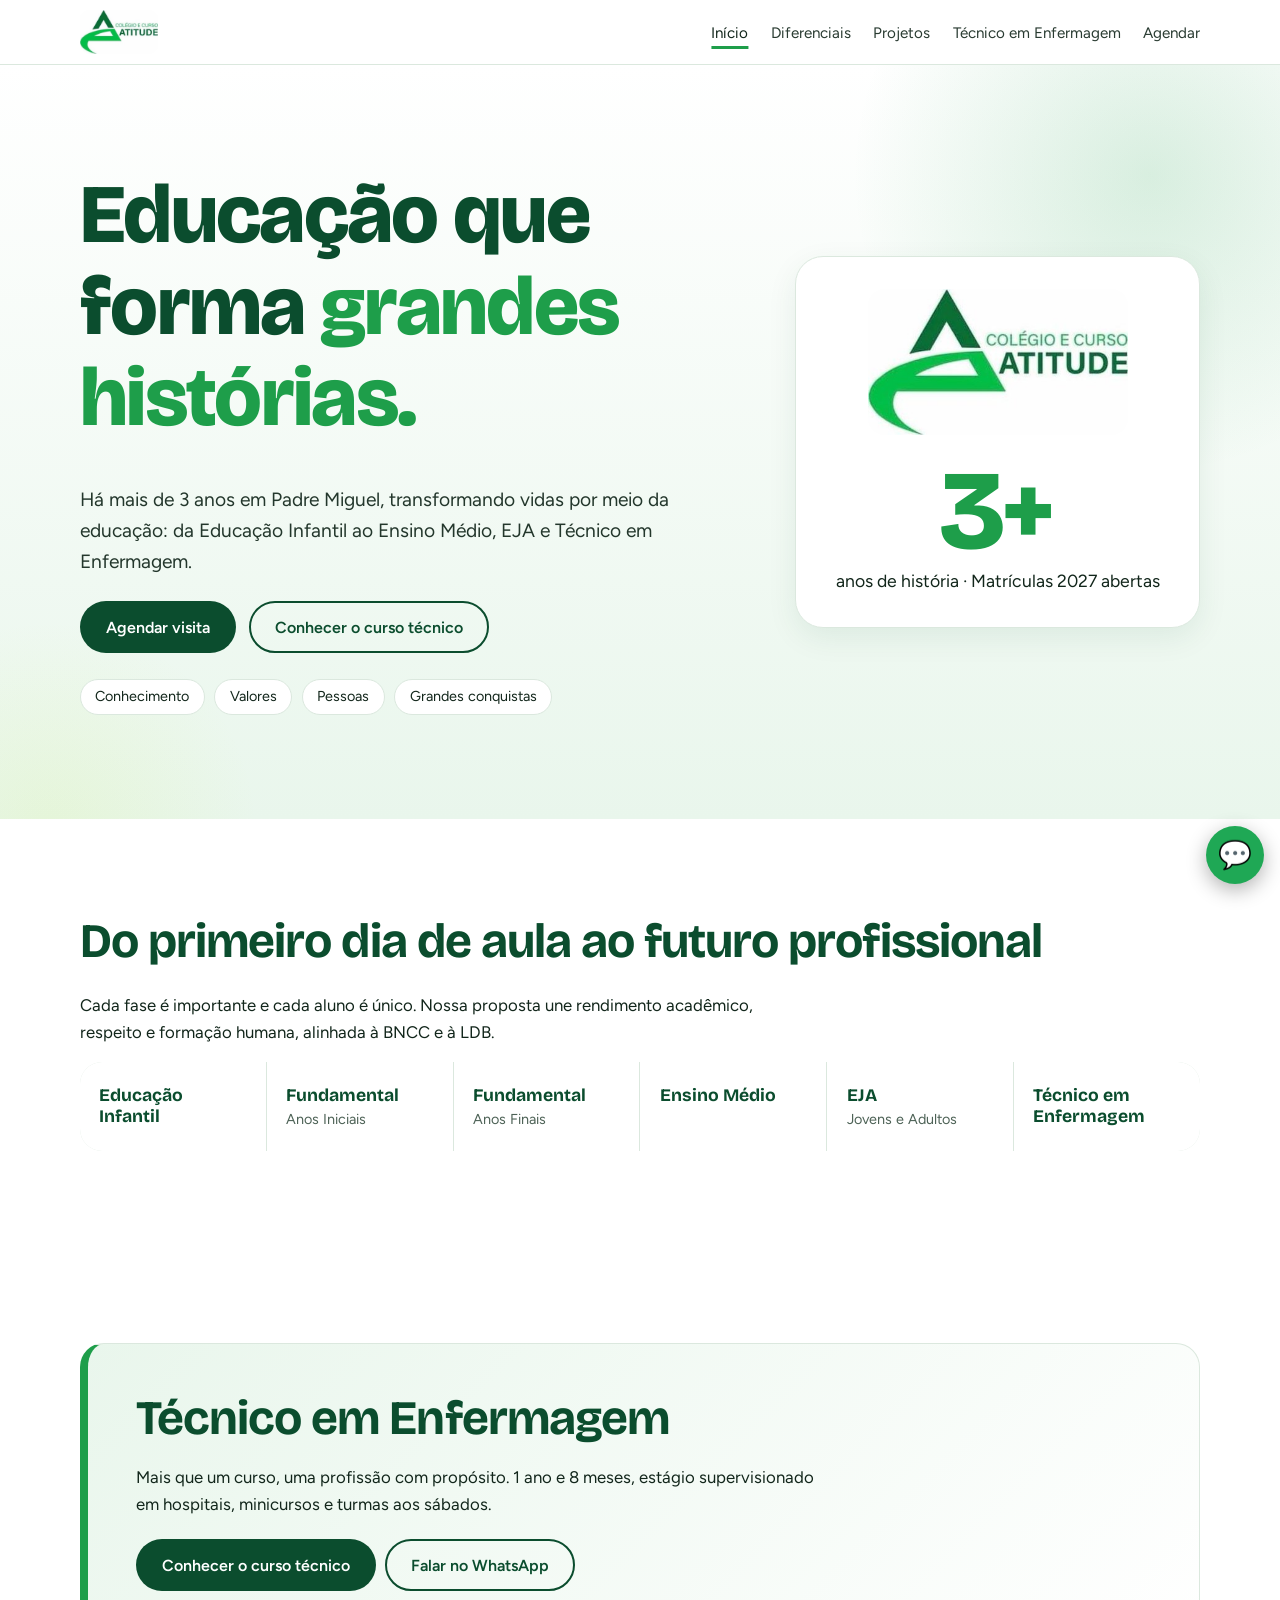
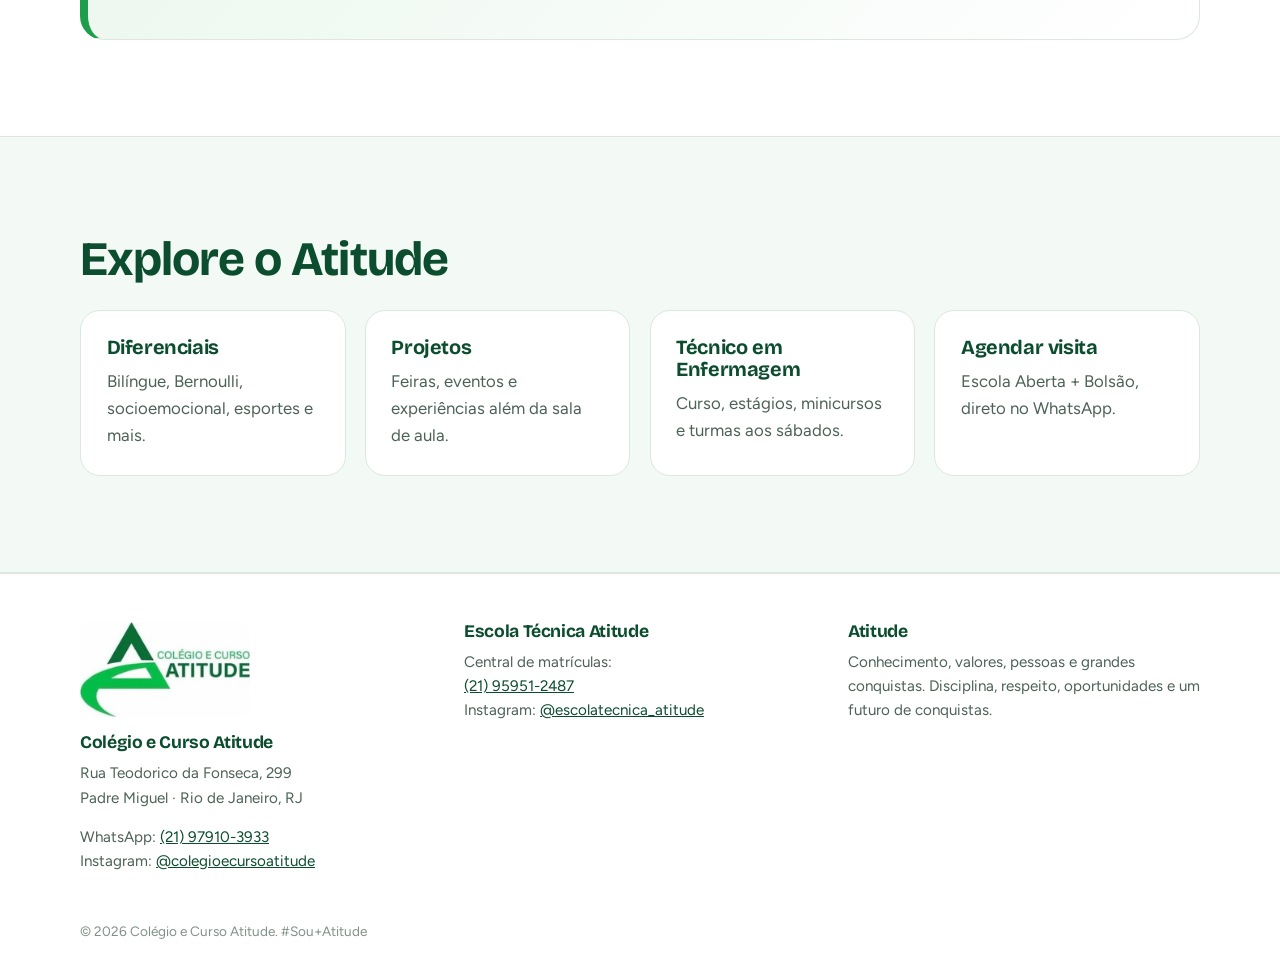
<file: index.html>
<!DOCTYPE html>
<html lang="pt-BR"><head><meta charset="utf-8"><meta name="viewport" content="width=device-width, initial-scale=1, viewport-fit=cover"><title>Início · Colégio e Curso Atitude</title><link rel="icon" href="logo.jpg"><link rel="preconnect" href="https://fonts.googleapis.com"><link href="https://fonts.googleapis.com/css2?family=Bricolage+Grotesque:wght@500;700;800&family=Figtree:wght@400;500;600&display=swap" rel="stylesheet"><link rel="stylesheet" href="style.css"></head>
<body data-unit="colegio">
<header>
<div class="wrap nav">
<a class="logo" href="index.html"><img src="logo.jpg" alt="Colégio e Curso Atitude" width="130" height="44"></a>
<button id="menu" aria-label="Abrir menu" aria-expanded="false">☰</button>
<nav><ul id="links">
<li><a class="on" href="index.html">Início</a></li>
<li><a href="diferenciais.html">Diferenciais</a></li>
<li><a href="projetos.html">Projetos</a></li>
<li><a href="tecnico.html">Técnico em Enfermagem</a></li>
<li><a href="agendar.html">Agendar</a></li>
</ul></nav>
</div>
</header>
<main>
<div class="hero">
<div class="wrap">
<div>
<h1>Educação que forma <em>grandes histórias.</em></h1>
<p>Há mais de 3 anos em Padre Miguel, transformando vidas por meio da educação: da Educação Infantil ao Ensino Médio, EJA e Técnico em Enfermagem.</p>
<div class="cta">
<a class="btn b-lime" href="agendar.html">Agendar visita</a>
<a class="btn b-out" href="tecnico.html">Conhecer o curso técnico</a>
</div>
<div class="tags"><span>Conhecimento</span><span>Valores</span><span>Pessoas</span><span>Grandes conquistas</span></div>
</div>
<div class="stamp"><img class="herologo" src="logo.jpg" alt="Colégio e Curso Atitude" width="260" height="90"><b>3+</b><span>anos de história · Matrículas 2027 abertas</span></div>
</div>
</div>

<section>
<div class="wrap">
<h2>Do primeiro dia de aula ao futuro profissional</h2>
<p>Cada fase é importante e cada aluno é único. Nossa proposta une rendimento acadêmico, respeito e formação humana, alinhada à BNCC e à LDB.</p>
<div class="seg" role="list">
<div role="listitem">Educação Infantil</div>
<div role="listitem">Fundamental<small>Anos Iniciais</small></div>
<div role="listitem">Fundamental<small>Anos Finais</small></div>
<div role="listitem">Ensino Médio</div>
<div role="listitem">EJA<small>Jovens e Adultos</small></div>
<div role="listitem">Técnico em Enfermagem</div>
</div>
</div>
</section>
<section><div class="wrap"><div class="banner"><div><h2>Técnico em Enfermagem</h2><p>Mais que um curso, uma profissão com propósito. 1 ano e 8 meses, estágio supervisionado em hospitais, minicursos e turmas aos sábados.</p><a class="btn b-lime" href="tecnico.html">Conhecer o curso técnico</a> <a class="btn b-out" href="agendar.html?unidade=tecnico">Falar no WhatsApp</a></div></div></div></section>
<section class="tint"><div class="wrap"><h2>Explore o Atitude</h2><div class="grid">
<a class="card tl" href="diferenciais.html"><h3>Diferenciais</h3><p>Bilíngue, Bernoulli, socioemocional, esportes e mais.</p></a>
<a class="card tl" href="projetos.html"><h3>Projetos</h3><p>Feiras, eventos e experiências além da sala de aula.</p></a>
<a class="card tl" href="tecnico.html"><h3>Técnico em Enfermagem</h3><p>Curso, estágios, minicursos e turmas aos sábados.</p></a>
<a class="card tl" href="agendar.html"><h3>Agendar visita</h3><p>Escola Aberta + Bolsão, direto no WhatsApp.</p></a>
</div></div></section></main>
<footer>
<div class="wrap fgrid">
<div><img class="flogo" src="logo.jpg" alt="Colégio e Curso Atitude" width="180" height="62"><h3>Colégio e Curso Atitude</h3>
<p>Rua Teodorico da Fonseca, 299<br>Padre Miguel · Rio de Janeiro, RJ</p>
<p>WhatsApp: <a href="https://wa.me/5521979103933">(21) 97910-3933</a><br>Instagram: <a href="https://instagram.com/colegioecursoatitude">@colegioecursoatitude</a></p></div>
<div><h3>Escola Técnica Atitude</h3>
<p>Central de matrículas:<br><a href="https://wa.me/5521959512487">(21) 95951-2487</a><br>Instagram: <a href="https://instagram.com/escolatecnica_atitude">@escolatecnica_atitude</a></p></div>
<div><h3>Atitude</h3><p>Conhecimento, valores, pessoas e grandes conquistas. Disciplina, respeito, oportunidades e um futuro de conquistas.</p></div>
</div>
<div class="wrap"><p style="margin:2rem 0 0;opacity:.7;font-size:.85rem">© 2026 Colégio e Curso Atitude. #Sou+Atitude</p></div>
</footer>
<a class="wa-fab" id="fab" href="https://wa.me/5521979103933" aria-label="Falar no WhatsApp">💬</a>
<script src="script.js"></script></body></html>
</file>
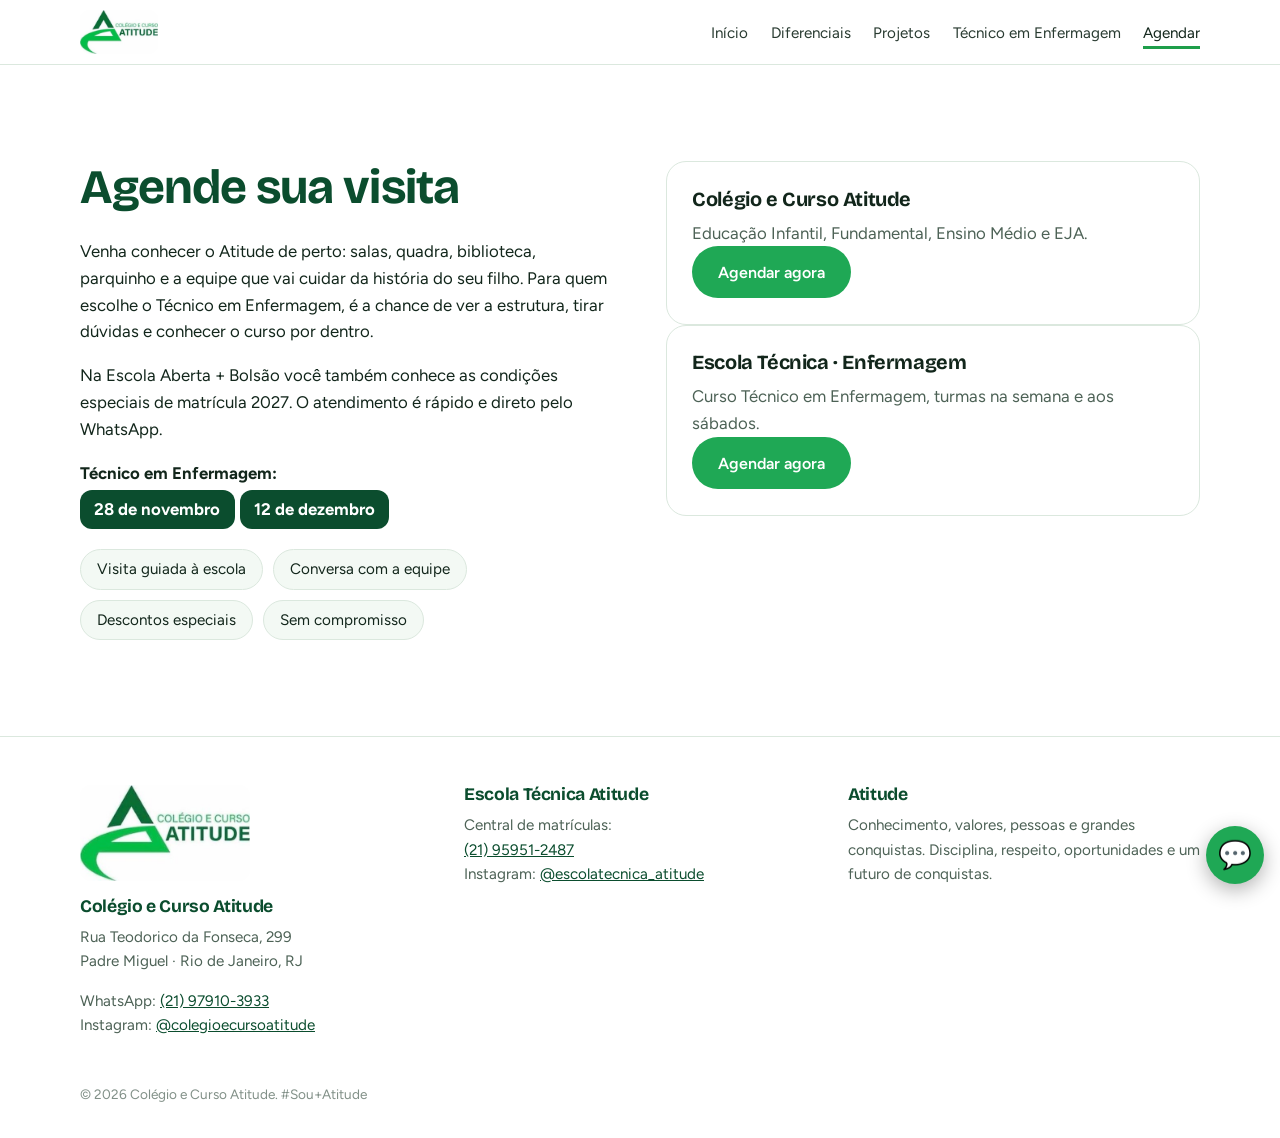
<file: agendar.html>
<!DOCTYPE html>
<html lang="pt-BR"><head><meta charset="utf-8"><meta name="viewport" content="width=device-width, initial-scale=1, viewport-fit=cover"><title>Agendar visita · Colégio e Curso Atitude</title><link rel="icon" href="logo.jpg"><link rel="preconnect" href="https://fonts.googleapis.com"><link href="https://fonts.googleapis.com/css2?family=Bricolage+Grotesque:wght@500;700;800&family=Figtree:wght@400;500;600&display=swap" rel="stylesheet"><link rel="stylesheet" href="style.css"></head>
<body data-unit="colegio">
<header>
<div class="wrap nav">
<a class="logo" href="index.html"><img src="logo.jpg" alt="Colégio e Curso Atitude" width="130" height="44"></a>
<button id="menu" aria-label="Abrir menu" aria-expanded="false">☰</button>
<nav><ul id="links">
<li><a href="index.html">Início</a></li>
<li><a href="diferenciais.html">Diferenciais</a></li>
<li><a href="projetos.html">Projetos</a></li>
<li><a href="tecnico.html">Técnico em Enfermagem</a></li>
<li><a class="on" href="agendar.html">Agendar</a></li>
</ul></nav>
</div>
</header>
<main>
<section>
<div class="wrap split">
<div>
<h2>Agende sua visita</h2>
<p>Venha conhecer o Atitude de perto: salas, quadra, biblioteca, parquinho e a equipe que vai cuidar da história do seu filho. Para quem escolhe o Técnico em Enfermagem, é a chance de ver a estrutura, tirar dúvidas e conhecer o curso por dentro.</p>
<p>Na Escola Aberta + Bolsão você também conhece as condições especiais de matrícula 2027. O atendimento é rápido e direto pelo WhatsApp.</p>
<p><strong>Técnico em Enfermagem:</strong><br><span class="date">28 de novembro</span><span class="date">12 de dezembro</span></p>
<ul class="chips"><li>Visita guiada à escola</li><li>Conversa com a equipe</li><li>Descontos especiais</li><li>Sem compromisso</li></ul>
</div>
<div class="agcards">
<article class="card"><h3>Colégio e Curso Atitude</h3><p>Educação Infantil, Fundamental, Ensino Médio e EJA.</p><a class="btn b-wa" href="https://wa.me/5521979103933?text=Ol%C3%A1!%20Quero%20agendar%20uma%20visita%20ao%20Atitude." target="_blank" rel="noopener">Agendar agora</a></article>
<article class="card"><h3>Escola Técnica · Enfermagem</h3><p>Curso Técnico em Enfermagem, turmas na semana e aos sábados.</p><a class="btn b-wa" href="https://wa.me/5521959512487?text=Ol%C3%A1!%20Quero%20agendar%20uma%20visita%20ao%20Atitude." target="_blank" rel="noopener">Agendar agora</a></article>
</div>
</div>
</section></main>
<footer>
<div class="wrap fgrid">
<div><img class="flogo" src="logo.jpg" alt="Colégio e Curso Atitude" width="180" height="62"><h3>Colégio e Curso Atitude</h3>
<p>Rua Teodorico da Fonseca, 299<br>Padre Miguel · Rio de Janeiro, RJ</p>
<p>WhatsApp: <a href="https://wa.me/5521979103933">(21) 97910-3933</a><br>Instagram: <a href="https://instagram.com/colegioecursoatitude">@colegioecursoatitude</a></p></div>
<div><h3>Escola Técnica Atitude</h3>
<p>Central de matrículas:<br><a href="https://wa.me/5521959512487">(21) 95951-2487</a><br>Instagram: <a href="https://instagram.com/escolatecnica_atitude">@escolatecnica_atitude</a></p></div>
<div><h3>Atitude</h3><p>Conhecimento, valores, pessoas e grandes conquistas. Disciplina, respeito, oportunidades e um futuro de conquistas.</p></div>
</div>
<div class="wrap"><p style="margin:2rem 0 0;opacity:.7;font-size:.85rem">© 2026 Colégio e Curso Atitude. #Sou+Atitude</p></div>
</footer>
<a class="wa-fab" id="fab" href="https://wa.me/5521979103933" aria-label="Falar no WhatsApp">💬</a>
<script src="script.js"></script></body></html>
</file>
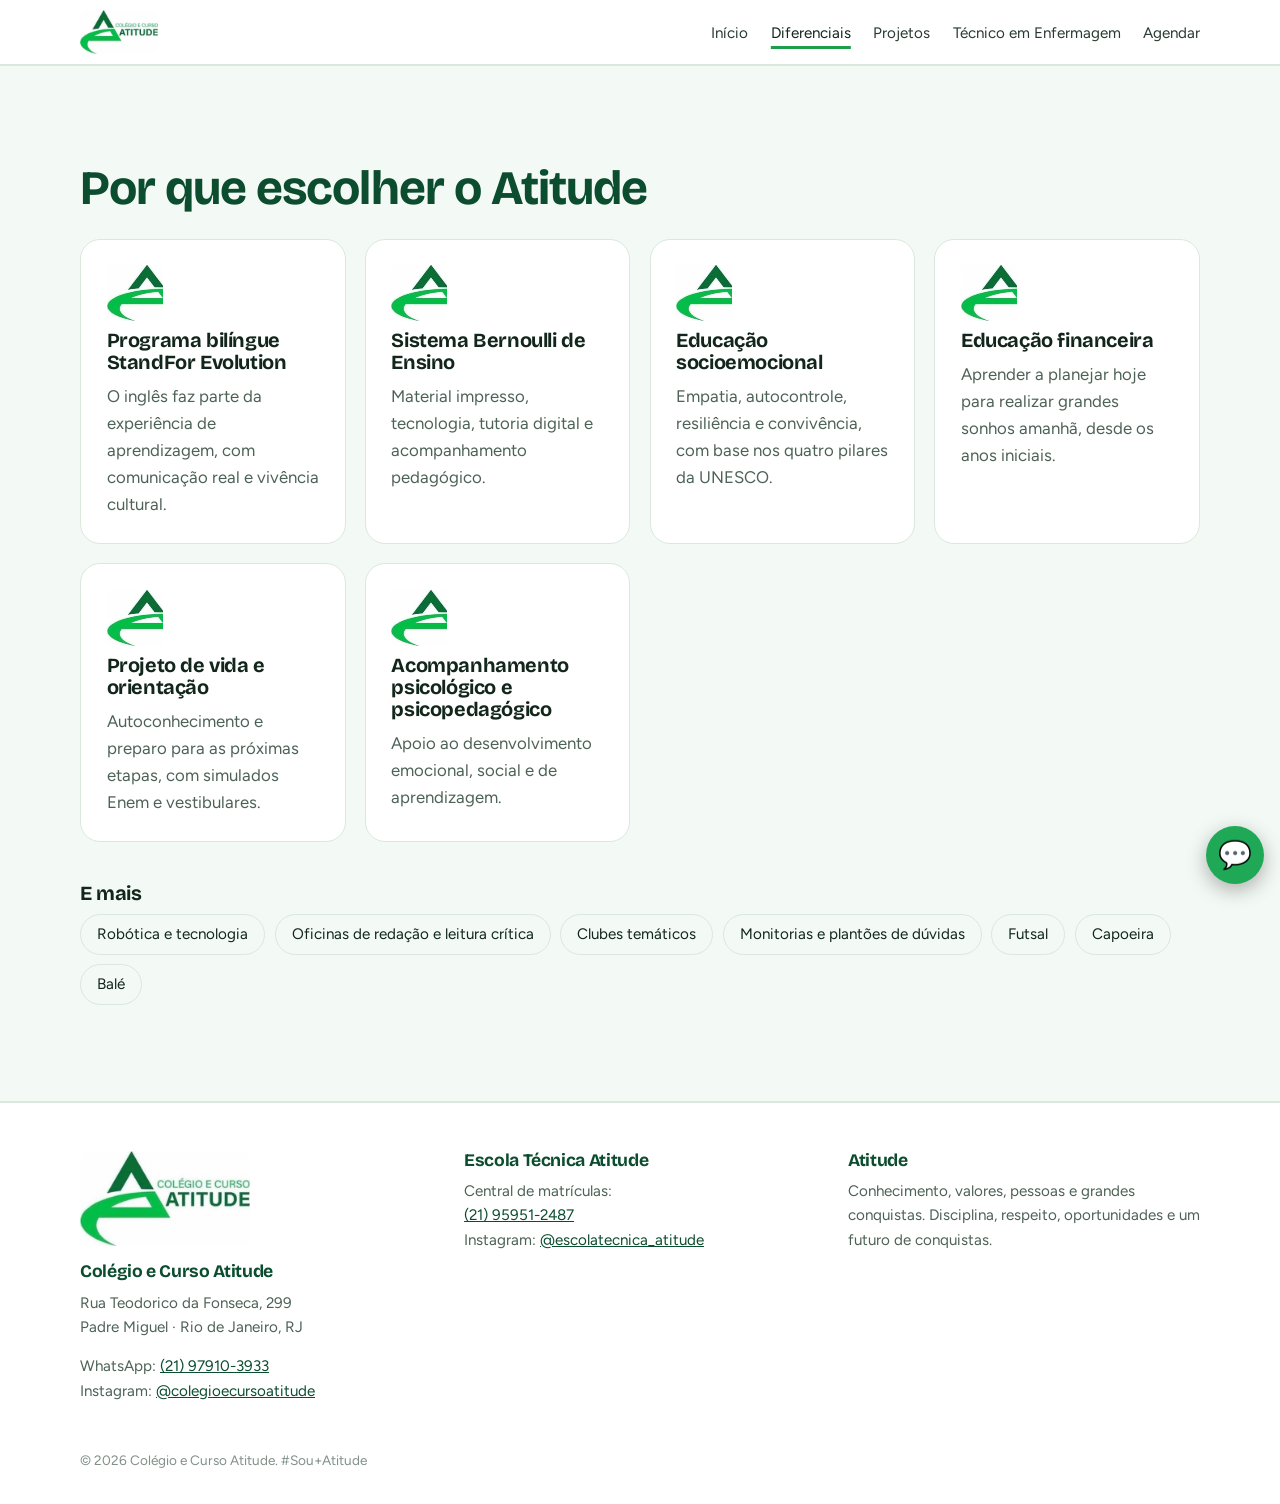
<file: diferenciais.html>
<!DOCTYPE html>
<html lang="pt-BR"><head><meta charset="utf-8"><meta name="viewport" content="width=device-width, initial-scale=1, viewport-fit=cover"><title>Diferenciais · Colégio e Curso Atitude</title><link rel="icon" href="logo.jpg"><link rel="preconnect" href="https://fonts.googleapis.com"><link href="https://fonts.googleapis.com/css2?family=Bricolage+Grotesque:wght@500;700;800&family=Figtree:wght@400;500;600&display=swap" rel="stylesheet"><link rel="stylesheet" href="style.css"></head>
<body data-unit="colegio">
<header>
<div class="wrap nav">
<a class="logo" href="index.html"><img src="logo.jpg" alt="Colégio e Curso Atitude" width="130" height="44"></a>
<button id="menu" aria-label="Abrir menu" aria-expanded="false">☰</button>
<nav><ul id="links">
<li><a href="index.html">Início</a></li>
<li><a class="on" href="diferenciais.html">Diferenciais</a></li>
<li><a href="projetos.html">Projetos</a></li>
<li><a href="tecnico.html">Técnico em Enfermagem</a></li>
<li><a href="agendar.html">Agendar</a></li>
</ul></nav>
</div>
</header>
<main>
<section class="tint">
<div class="wrap">
<h2>Por que escolher o Atitude</h2>
<div class="grid">
<article class="card"><img class="mini" src="logo-mini.png" alt="" width="56" height="56"><h3>Programa bilíngue StandFor Evolution</h3><p>O inglês faz parte da experiência de aprendizagem, com comunicação real e vivência cultural.</p></article>
<article class="card"><img class="mini" src="logo-mini.png" alt="" width="56" height="56"><h3>Sistema Bernoulli de Ensino</h3><p>Material impresso, tecnologia, tutoria digital e acompanhamento pedagógico.</p></article>
<article class="card"><img class="mini" src="logo-mini.png" alt="" width="56" height="56"><h3>Educação socioemocional</h3><p>Empatia, autocontrole, resiliência e convivência, com base nos quatro pilares da UNESCO.</p></article>
<article class="card"><img class="mini" src="logo-mini.png" alt="" width="56" height="56"><h3>Educação financeira</h3><p>Aprender a planejar hoje para realizar grandes sonhos amanhã, desde os anos iniciais.</p></article>
<article class="card"><img class="mini" src="logo-mini.png" alt="" width="56" height="56"><h3>Projeto de vida e orientação</h3><p>Autoconhecimento e preparo para as próximas etapas, com simulados Enem e vestibulares.</p></article>
<article class="card"><img class="mini" src="logo-mini.png" alt="" width="56" height="56"><h3>Acompanhamento psicológico e psicopedagógico</h3><p>Apoio ao desenvolvimento emocional, social e de aprendizagem.</p></article>
</div>
<div style="margin-top:2.5rem">
<h3>E mais</h3>
<ul class="chips"><li>Robótica e tecnologia</li><li>Oficinas de redação e leitura crítica</li><li>Clubes temáticos</li><li>Monitorias e plantões de dúvidas</li><li>Futsal</li><li>Capoeira</li><li>Balé</li></ul>
</div>
</div>
</section></main>
<footer>
<div class="wrap fgrid">
<div><img class="flogo" src="logo.jpg" alt="Colégio e Curso Atitude" width="180" height="62"><h3>Colégio e Curso Atitude</h3>
<p>Rua Teodorico da Fonseca, 299<br>Padre Miguel · Rio de Janeiro, RJ</p>
<p>WhatsApp: <a href="https://wa.me/5521979103933">(21) 97910-3933</a><br>Instagram: <a href="https://instagram.com/colegioecursoatitude">@colegioecursoatitude</a></p></div>
<div><h3>Escola Técnica Atitude</h3>
<p>Central de matrículas:<br><a href="https://wa.me/5521959512487">(21) 95951-2487</a><br>Instagram: <a href="https://instagram.com/escolatecnica_atitude">@escolatecnica_atitude</a></p></div>
<div><h3>Atitude</h3><p>Conhecimento, valores, pessoas e grandes conquistas. Disciplina, respeito, oportunidades e um futuro de conquistas.</p></div>
</div>
<div class="wrap"><p style="margin:2rem 0 0;opacity:.7;font-size:.85rem">© 2026 Colégio e Curso Atitude. #Sou+Atitude</p></div>
</footer>
<a class="wa-fab" id="fab" href="https://wa.me/5521979103933" aria-label="Falar no WhatsApp">💬</a>
<script src="script.js"></script></body></html>
</file>
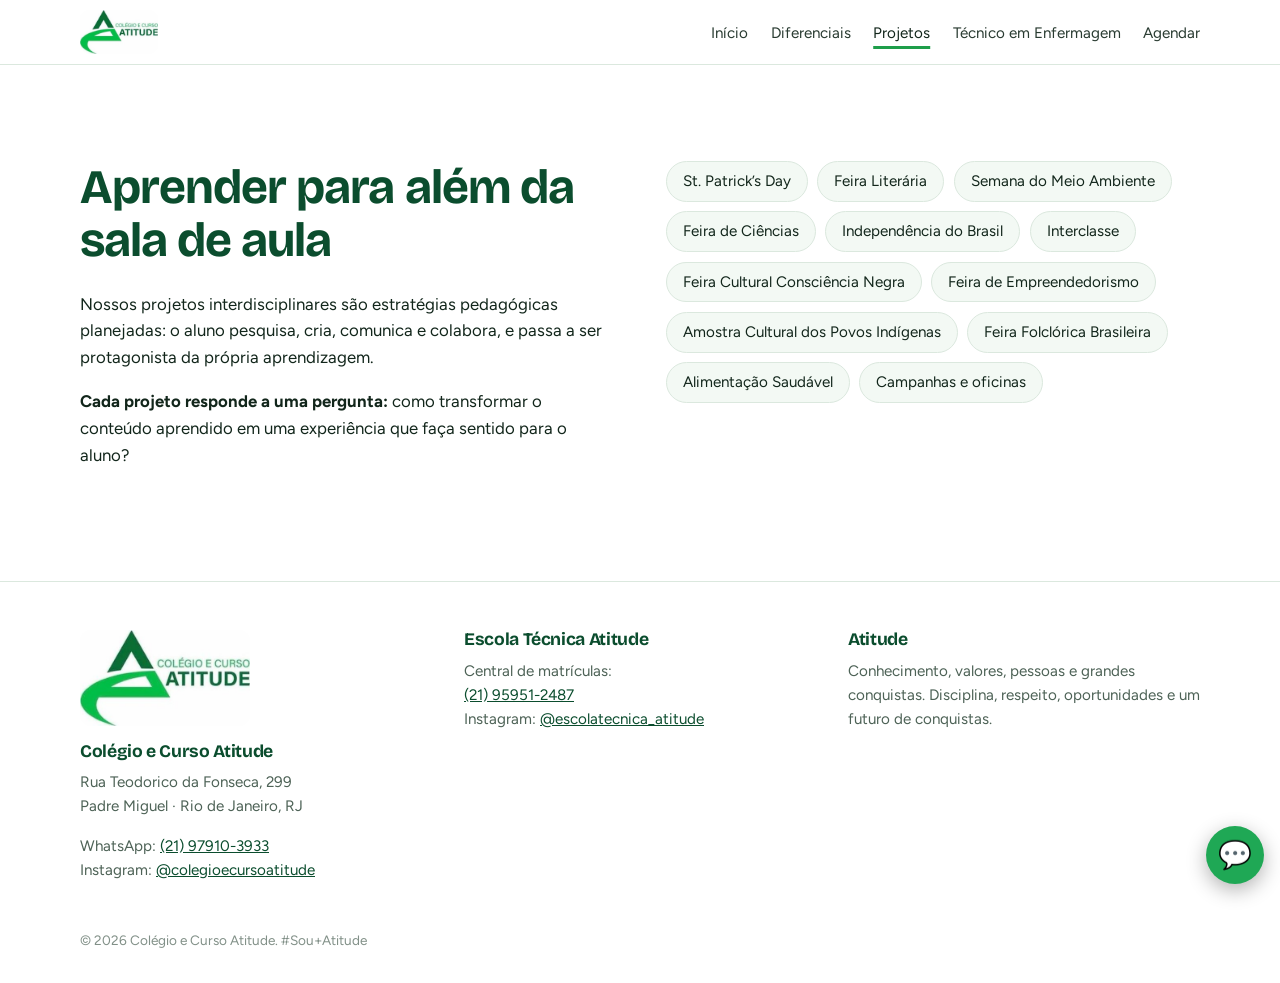
<file: projetos.html>
<!DOCTYPE html>
<html lang="pt-BR"><head><meta charset="utf-8"><meta name="viewport" content="width=device-width, initial-scale=1, viewport-fit=cover"><title>Projetos · Colégio e Curso Atitude</title><link rel="icon" href="logo.jpg"><link rel="preconnect" href="https://fonts.googleapis.com"><link href="https://fonts.googleapis.com/css2?family=Bricolage+Grotesque:wght@500;700;800&family=Figtree:wght@400;500;600&display=swap" rel="stylesheet"><link rel="stylesheet" href="style.css"></head>
<body data-unit="colegio">
<header>
<div class="wrap nav">
<a class="logo" href="index.html"><img src="logo.jpg" alt="Colégio e Curso Atitude" width="130" height="44"></a>
<button id="menu" aria-label="Abrir menu" aria-expanded="false">☰</button>
<nav><ul id="links">
<li><a href="index.html">Início</a></li>
<li><a href="diferenciais.html">Diferenciais</a></li>
<li><a class="on" href="projetos.html">Projetos</a></li>
<li><a href="tecnico.html">Técnico em Enfermagem</a></li>
<li><a href="agendar.html">Agendar</a></li>
</ul></nav>
</div>
</header>
<main>
<section>
<div class="wrap split">
<div>
<h2>Aprender para além da sala de aula</h2>
<p>Nossos projetos interdisciplinares são estratégias pedagógicas planejadas: o aluno pesquisa, cria, comunica e colabora, e passa a ser protagonista da própria aprendizagem.</p>
<p><strong>Cada projeto responde a uma pergunta:</strong> como transformar o conteúdo aprendido em uma experiência que faça sentido para o aluno?</p>
</div>
<ul class="chips">
<li>St. Patrick’s Day</li><li>Feira Literária</li><li>Semana do Meio Ambiente</li><li>Feira de Ciências</li><li>Independência do Brasil</li><li>Interclasse</li><li>Feira Cultural Consciência Negra</li><li>Feira de Empreendedorismo</li><li>Amostra Cultural dos Povos Indígenas</li><li>Feira Folclórica Brasileira</li><li>Alimentação Saudável</li><li>Campanhas e oficinas</li>
</ul>
</div>
</section></main>
<footer>
<div class="wrap fgrid">
<div><img class="flogo" src="logo.jpg" alt="Colégio e Curso Atitude" width="180" height="62"><h3>Colégio e Curso Atitude</h3>
<p>Rua Teodorico da Fonseca, 299<br>Padre Miguel · Rio de Janeiro, RJ</p>
<p>WhatsApp: <a href="https://wa.me/5521979103933">(21) 97910-3933</a><br>Instagram: <a href="https://instagram.com/colegioecursoatitude">@colegioecursoatitude</a></p></div>
<div><h3>Escola Técnica Atitude</h3>
<p>Central de matrículas:<br><a href="https://wa.me/5521959512487">(21) 95951-2487</a><br>Instagram: <a href="https://instagram.com/escolatecnica_atitude">@escolatecnica_atitude</a></p></div>
<div><h3>Atitude</h3><p>Conhecimento, valores, pessoas e grandes conquistas. Disciplina, respeito, oportunidades e um futuro de conquistas.</p></div>
</div>
<div class="wrap"><p style="margin:2rem 0 0;opacity:.7;font-size:.85rem">© 2026 Colégio e Curso Atitude. #Sou+Atitude</p></div>
</footer>
<a class="wa-fab" id="fab" href="https://wa.me/5521979103933" aria-label="Falar no WhatsApp">💬</a>
<script src="script.js"></script></body></html>
</file>
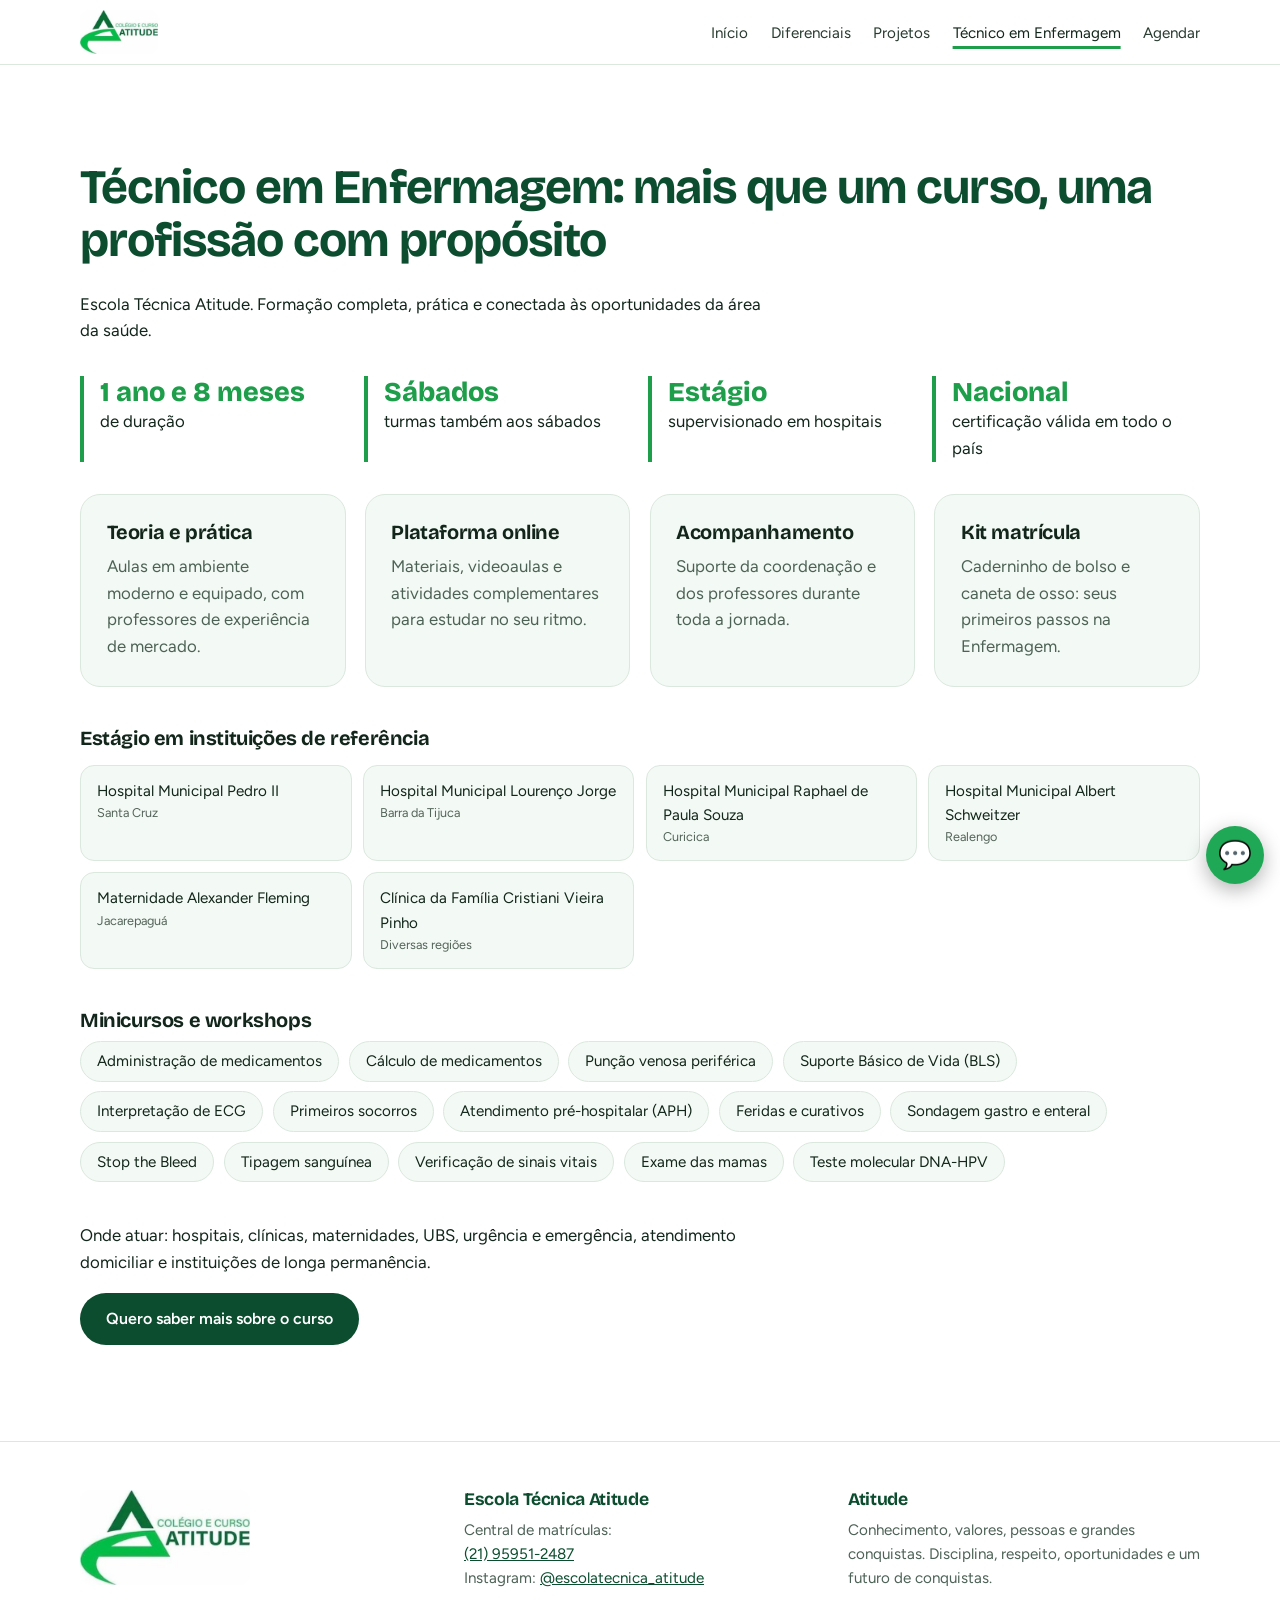
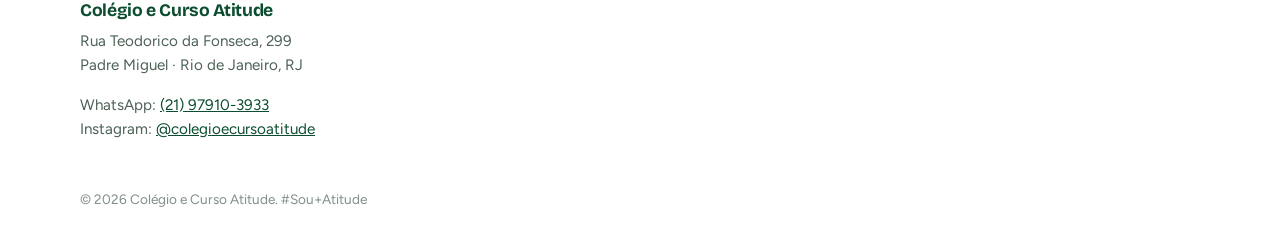
<file: tecnico.html>
<!DOCTYPE html>
<html lang="pt-BR"><head><meta charset="utf-8"><meta name="viewport" content="width=device-width, initial-scale=1, viewport-fit=cover"><title>Técnico em Enfermagem · Colégio e Curso Atitude</title><link rel="icon" href="logo.jpg"><link rel="preconnect" href="https://fonts.googleapis.com"><link href="https://fonts.googleapis.com/css2?family=Bricolage+Grotesque:wght@500;700;800&family=Figtree:wght@400;500;600&display=swap" rel="stylesheet"><link rel="stylesheet" href="style.css"></head>
<body data-unit="tecnico">
<header>
<div class="wrap nav">
<a class="logo" href="index.html"><img src="logo.jpg" alt="Colégio e Curso Atitude" width="130" height="44"></a>
<button id="menu" aria-label="Abrir menu" aria-expanded="false">☰</button>
<nav><ul id="links">
<li><a href="index.html">Início</a></li>
<li><a href="diferenciais.html">Diferenciais</a></li>
<li><a href="projetos.html">Projetos</a></li>
<li><a class="on" href="tecnico.html">Técnico em Enfermagem</a></li>
<li><a href="agendar.html">Agendar</a></li>
</ul></nav>
</div>
</header>
<main>
<section class="tec">
<div class="wrap">
<h2>Técnico em Enfermagem: mais que um curso, uma profissão com propósito</h2>
<p>Escola Técnica Atitude. Formação completa, prática e conectada às oportunidades da área da saúde.</p>
<div class="facts">
<div><b>1 ano e 8 meses</b>de duração</div>
<div><b>Sábados</b>turmas também aos sábados</div>
<div><b>Estágio</b>supervisionado em hospitais</div>
<div><b>Nacional</b>certificação válida em todo o país</div>
</div>
<div class="grid">
<article class="card"><h3>Teoria e prática</h3><p>Aulas em ambiente moderno e equipado, com professores de experiência de mercado.</p></article>
<article class="card"><h3>Plataforma online</h3><p>Materiais, videoaulas e atividades complementares para estudar no seu ritmo.</p></article>
<article class="card"><h3>Acompanhamento</h3><p>Suporte da coordenação e dos professores durante toda a jornada.</p></article>
<article class="card"><h3>Kit matrícula</h3><p>Caderninho de bolso e caneta de osso: seus primeiros passos na Enfermagem.</p></article>
</div>
<h3 style="margin-top:2.5rem">Estágio em instituições de referência</h3>
<ul class="hosp">
<li>Hospital Municipal Pedro II<small>Santa Cruz</small></li>
<li>Hospital Municipal Lourenço Jorge<small>Barra da Tijuca</small></li>
<li>Hospital Municipal Raphael de Paula Souza<small>Curicica</small></li>
<li>Hospital Municipal Albert Schweitzer<small>Realengo</small></li>
<li>Maternidade Alexander Fleming<small>Jacarepaguá</small></li>
<li>Clínica da Família Cristiani Vieira Pinho<small>Diversas regiões</small></li>
</ul>
<h3 style="margin-top:2.5rem">Minicursos e workshops</h3>
<ul class="chips">
<li>Administração de medicamentos</li><li>Cálculo de medicamentos</li><li>Punção venosa periférica</li><li>Suporte Básico de Vida (BLS)</li><li>Interpretação de ECG</li><li>Primeiros socorros</li><li>Atendimento pré-hospitalar (APH)</li><li>Feridas e curativos</li><li>Sondagem gastro e enteral</li><li>Stop the Bleed</li><li>Tipagem sanguínea</li><li>Verificação de sinais vitais</li><li>Exame das mamas</li><li>Teste molecular DNA-HPV</li>
</ul>
<p style="margin-top:2.5rem">Onde atuar: hospitais, clínicas, maternidades, UBS, urgência e emergência, atendimento domiciliar e instituições de longa permanência.</p>
<a class="btn b-lime" href="agendar.html?unidade=tecnico">Quero saber mais sobre o curso</a>
</div>
</section></main>
<footer>
<div class="wrap fgrid">
<div><img class="flogo" src="logo.jpg" alt="Colégio e Curso Atitude" width="180" height="62"><h3>Colégio e Curso Atitude</h3>
<p>Rua Teodorico da Fonseca, 299<br>Padre Miguel · Rio de Janeiro, RJ</p>
<p>WhatsApp: <a href="https://wa.me/5521979103933">(21) 97910-3933</a><br>Instagram: <a href="https://instagram.com/colegioecursoatitude">@colegioecursoatitude</a></p></div>
<div><h3>Escola Técnica Atitude</h3>
<p>Central de matrículas:<br><a href="https://wa.me/5521959512487">(21) 95951-2487</a><br>Instagram: <a href="https://instagram.com/escolatecnica_atitude">@escolatecnica_atitude</a></p></div>
<div><h3>Atitude</h3><p>Conhecimento, valores, pessoas e grandes conquistas. Disciplina, respeito, oportunidades e um futuro de conquistas.</p></div>
</div>
<div class="wrap"><p style="margin:2rem 0 0;opacity:.7;font-size:.85rem">© 2026 Colégio e Curso Atitude. #Sou+Atitude</p></div>
</footer>
<a class="wa-fab" id="fab" href="https://wa.me/5521979103933" aria-label="Falar no WhatsApp">💬</a>
<script src="script.js"></script></body></html>
</file>
<file: style.css>
:root{--bg:#f3f9f4;--surf:#fff;--ink:#12261b;--mut:#4d6256;--g1:#0b4d2e;--g2:#1e9e4a;--lime:#c6f04a;--line:#dbe8de;--hero:#fff;--heroink:#fff;
box-sizing:border-box;padding-top:env(safe-area-inset-top,0px);padding-bottom:env(safe-area-inset-bottom,0px)}
html{scroll-behavior:smooth;background:#fff;scroll-padding-top:calc(72px + env(safe-area-inset-top,0px));height:100%}
*,*::before,*::after{box-sizing:border-box}
body{margin:0;font:400 1.05rem/1.6 Figtree,system-ui,sans-serif;background:var(--bg);color:var(--ink);overflow-x:hidden}
h1,h2,h3{font-family:'Bricolage Grotesque',Figtree,sans-serif;line-height:1.1;margin:0 0 .5em;letter-spacing:-.02em}
h2{font-size:clamp(1.9rem,4.5vw,3rem);color:var(--g1)}
h3{font-size:1.25rem}
p{margin:0 0 1em;max-width:62ch}
a{color:inherit}
:focus-visible{outline:3px solid var(--g2);outline-offset:3px}
.wrap{width:min(1120px,100% - 2.5rem);margin-inline:auto}
section{padding:clamp(3.5rem,8vw,6rem) 0}
.btn{display:inline-flex;align-items:center;gap:.5rem;padding:.9rem 1.5rem;border-radius:999px;font-weight:600;text-decoration:none;border:2px solid transparent;cursor:pointer;font:600 1rem Figtree,sans-serif;transition:transform .15s}
.btn:active{transform:scale(.97)}
.b-lime{background:var(--lime);color:#0b2e1a}
.b-wa{background:#1fa855;color:#fff}
.b-out{border-color:currentColor;color:inherit;background:transparent}
header{position:sticky;top:0;z-index:20;background:var(--hero);color:#fff;padding-top:env(safe-area-inset-top,0px)}
.nav{display:flex;align-items:center;justify-content:space-between;height:64px;gap:1rem}
.logo{font:800 1.25rem 'Bricolage Grotesque',sans-serif;text-decoration:none;display:flex;align-items:center;gap:.6rem}
.logo i{width:34px;height:34px;background:var(--lime);clip-path:polygon(50% 0,100% 100%,0 100%,38% 100%,50% 62%,62% 100%);display:block}
nav ul{display:flex;gap:1.4rem;list-style:none;margin:0;padding:0}
nav a{text-decoration:none;font-size:.95rem;opacity:.9}
nav a:hover{opacity:1;text-decoration:underline}
#menu{display:none;background:none;border:0;color:#fff;font-size:1.8rem;padding:.3rem .6rem}
@media(max-width:860px){#menu{display:block}nav ul{display:none;position:absolute;left:0;right:0;top:calc(64px + env(safe-area-inset-top,0px));background:var(--hero);flex-direction:column;padding:1rem 1.5rem 1.5rem;gap:1rem}nav ul.open{display:flex}nav a{font-size:1.1rem}}
.hero{background:var(--hero);color:#fff;padding:clamp(3rem,9vw,6.5rem) 0;position:relative;overflow:hidden}
.hero::before,.hero::after{content:"";position:absolute;border-radius:50%;pointer-events:none}
.hero::before{width:620px;height:620px;right:-180px;top:-200px;background:radial-gradient(circle,#1e9e4a 0%,transparent 68%);opacity:.55}
.hero::after{width:420px;height:420px;left:-160px;bottom:-220px;background:radial-gradient(circle,#c6f04a 0%,transparent 70%);opacity:.18}
.hero .wrap{position:relative;z-index:1;display:grid;gap:2.5rem;grid-template-columns:1.25fr .75fr;align-items:center}
.hero h1{font-size:clamp(2.6rem,7vw,5.2rem);font-weight:800}
.hero h1 em{font-style:normal;color:var(--lime)}
.hero p{font-size:1.2rem;opacity:.92}
.cta{display:flex;flex-wrap:wrap;gap:.8rem;margin-top:1.5rem}
.stamp{background:rgba(255,255,255,.08);border:1px solid rgba(255,255,255,.25);border-radius:28px;padding:2rem;text-align:center;backdrop-filter:blur(6px)}
.stamp b{font:800 clamp(4.5rem,12vw,7rem)/1 'Bricolage Grotesque',sans-serif;color:var(--lime);display:block}
.stamp span{font-size:1.1rem}
@media(max-width:860px){.hero .wrap{grid-template-columns:1fr}}
.tags{display:flex;flex-wrap:wrap;gap:.6rem;margin-top:1.6rem}
.tags span{padding:.35rem .9rem;border:1px solid rgba(255,255,255,.35);border-radius:999px;font-size:.9rem}
.grid{display:grid;gap:1.2rem;grid-template-columns:repeat(auto-fit,minmax(min(100%,240px),1fr))}
.card{background:var(--surf);border:1px solid var(--line);border-radius:20px;padding:1.6rem}
.card p{color:var(--mut);margin:0}
.ico{width:48px;height:48px;border-radius:14px;background:var(--g2);display:grid;place-items:center;font-size:1.5rem;margin-bottom:1rem;color:#fff}
.seg{display:grid;gap:1px;background:var(--line);border-radius:22px;overflow:hidden;grid-template-columns:repeat(auto-fit,minmax(min(100%,170px),1fr))}
.seg div{background:var(--surf);padding:1.4rem 1.2rem;font:700 1.1rem 'Bricolage Grotesque',sans-serif;color:var(--g1)}
.seg small{display:block;font:400 .9rem Figtree,sans-serif;color:var(--mut);margin-top:.3rem}
.split{display:grid;grid-template-columns:1fr 1fr;gap:clamp(1.5rem,4vw,3.5rem);align-items:start}
@media(max-width:860px){.split{grid-template-columns:1fr}}
.tint{background:var(--surf);border-block:1px solid var(--line)}
.chips{display:flex;flex-wrap:wrap;gap:.6rem;margin:0;padding:0;list-style:none}
.chips li{background:var(--bg);border:1px solid var(--line);border-radius:999px;padding:.45rem 1rem;font-size:.95rem}
.tec{background:var(--hero);color:#fff}
.tec h2{color:#fff}
.tec .card{background:rgba(255,255,255,.07);border-color:rgba(255,255,255,.2)}
.tec .card p{color:#d3e6da}
.facts{display:grid;gap:1rem;grid-template-columns:repeat(auto-fit,minmax(min(100%,150px),1fr));margin:2rem 0}
.facts div{border-left:4px solid var(--lime);padding-left:1rem}
.facts b{display:block;font:800 1.7rem 'Bricolage Grotesque',sans-serif;color:var(--lime)}
.hosp{display:grid;gap:.7rem;grid-template-columns:repeat(auto-fit,minmax(min(100%,230px),1fr));padding:0;list-style:none;margin:1rem 0 0}
.hosp li{background:rgba(255,255,255,.08);padding:.8rem 1rem;border-radius:14px;font-size:.95rem}
.hosp small{display:block;opacity:.7}
.date{display:inline-block;background:var(--lime);color:#0b2e1a;font-weight:700;border-radius:12px;padding:.4rem .9rem;margin:.2rem .3rem .2rem 0}
form{background:var(--surf);border:1px solid var(--line);border-radius:24px;padding:clamp(1.4rem,4vw,2.2rem);display:grid;gap:1rem}
.row{display:grid;gap:1rem;grid-template-columns:1fr 1fr}
@media(max-width:600px){.row{grid-template-columns:1fr}}
label{font-weight:600;font-size:.95rem;display:grid;gap:.35rem}
input,select,textarea{font:inherit;padding:.8rem 1rem;border-radius:12px;border:1.5px solid var(--line);background:var(--bg);color:var(--ink);width:100%}
.err{color:#c0392b;font-size:.9rem;min-height:1.2em;margin:0}
footer{background:var(--hero);color:#d3e6da;padding:3rem 0 2rem;font-size:.95rem}
footer a{color:#fff}
.fgrid{display:grid;gap:2rem;grid-template-columns:repeat(auto-fit,minmax(min(100%,250px),1fr))}
footer h3{color:#fff;font-size:1.1rem}
.wa-fab{position:fixed;right:1rem;bottom:calc(1rem + env(safe-area-inset-bottom,0px));z-index:30;width:58px;height:58px;border-radius:50%;background:#1fa855;display:grid;place-items:center;box-shadow:0 6px 20px rgba(0,0,0,.3);text-decoration:none;font-size:1.7rem}
.hero h1{animation:rise .8s ease both}
@keyframes rise{from{opacity:0;transform:translateY(24px)}}
@media(prefers-reduced-motion:reduce){*{animation:none!important;scroll-behavior:auto!important;transition:none!important}}
.logo img{height:44px;width:auto;background:#fff;border-radius:10px;padding:3px 8px;display:block}
.herologo{background:#fff;border-radius:18px;padding:.6rem 1rem;width:min(260px,80%);height:auto;margin:0 auto 1.2rem;display:block}
.flogo{background:#fff;border-radius:12px;padding:.4rem .7rem;height:auto;width:170px;margin-bottom:1rem;display:block}
nav a.on{text-decoration:underline;text-decoration-color:var(--lime);text-decoration-thickness:3px;text-underline-offset:8px;opacity:1}
a.tl{text-decoration:none;display:block;transition:transform .15s}a.tl:hover{transform:translateY(-3px)}a.tl h3{color:var(--g1)}

body{background:#fff}.tint{background:#f3f9f4}
header{background:#fff;color:var(--ink);border-bottom:1px solid var(--line)}
#menu{color:var(--g1)}nav a{color:var(--ink)}nav a.on{text-decoration-color:var(--g2)}
.logo img{background:none;padding:0}
.hero{background:linear-gradient(180deg,#fff 0%,#e9f6ec 100%);color:var(--ink)}
.hero::before{opacity:.16}.hero::after{opacity:.12}
.hero h1{color:var(--g1)}.hero h1 em{color:var(--g2)}
.tags span{border-color:var(--line);background:#fff}
.stamp{background:#fff;border:1px solid var(--line);box-shadow:0 10px 30px rgba(11,77,46,.08)}.stamp b{color:var(--g2)}
.herologo{padding:0;width:min(260px,80%)}.flogo{padding:0}
.b-lime{background:var(--g1);color:#fff}.b-out{color:var(--g1);border-color:var(--g1)}
.tec{background:#fff;color:var(--ink)}.tec h2{color:var(--g1)}
.tec .card{background:#f3f9f4;border-color:var(--line)}.tec .card p{color:var(--mut)}
.facts div{border-color:var(--g2)}.facts b{color:var(--g2)}
.hosp li{background:#f3f9f4;border:1px solid var(--line)}
.date{background:var(--g1);color:#fff}
footer{background:#fff;color:var(--mut);border-top:1px solid var(--line)}footer a{color:var(--g1)}footer h3{color:var(--g1)}
.page{min-height:0}
.banner{background:linear-gradient(135deg,#e9f6ec,#fff);border:1px solid var(--line);border-left:8px solid var(--g2);border-radius:24px;padding:clamp(1.5rem,4vw,3rem)}.banner h2{margin-bottom:.4em}.banner .btn{margin:.3rem .3rem 0 0}
</file>
